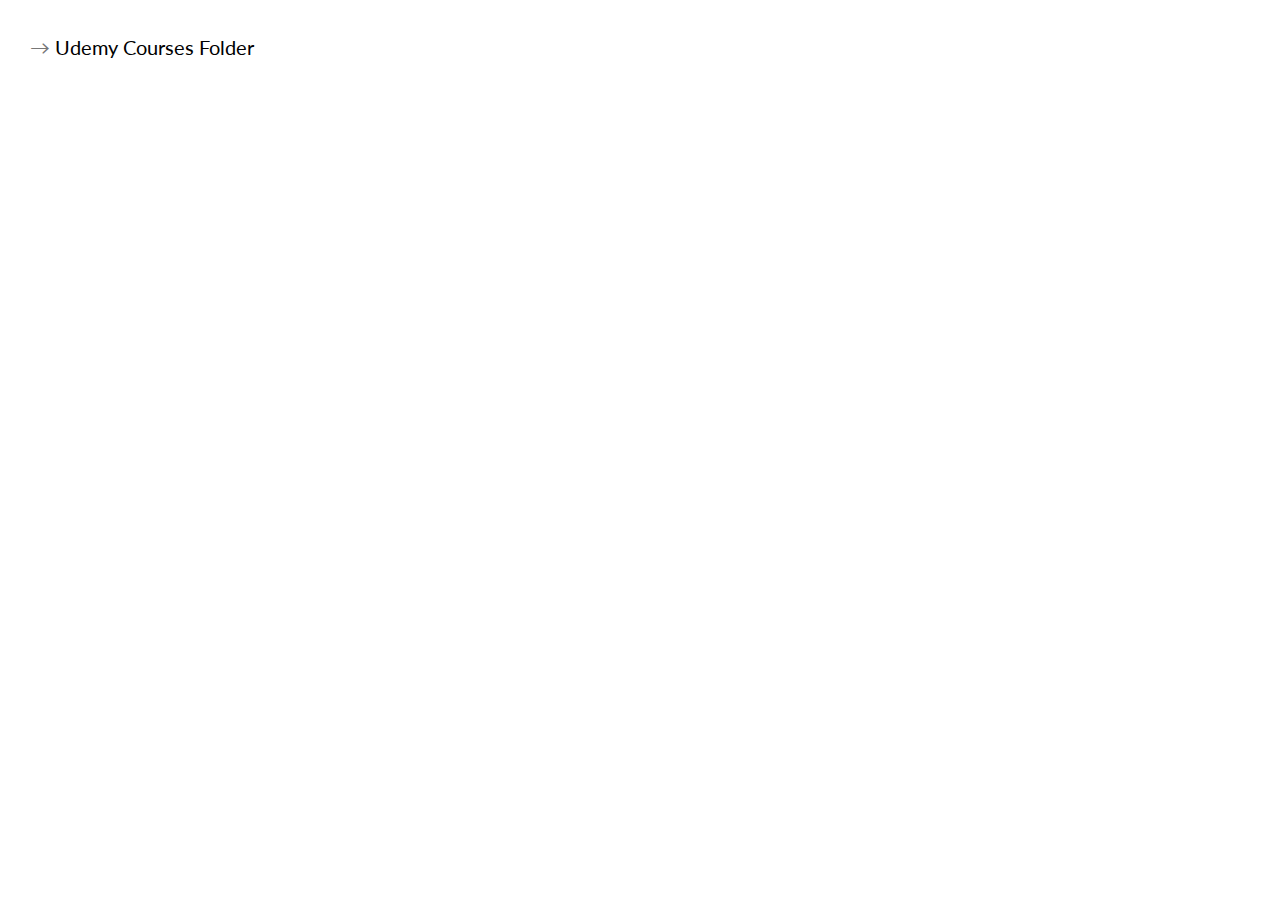
<file: index.html>
<!DOCTYPE html>
<html lang="en">
  <head>
      <meta charset="UTF-8">
      <meta name="viewport" content="width=device-width, initial-scale=1.0">

      <link href="https://fonts.googleapis.com/css?family=Lato:100,300,400,700,900" rel="stylesheet">

      <link rel="stylesheet" href="css/icon-font.css">
      <link rel="stylesheet" href="css/style.css">
      <link rel="shortcut icon" type="image/png" href="img/favicon.png">

      <title>Valentin Omnès - Projects</title>
  </head>
  <style>
    a {
      color: black;
      text-decoration: none;
    }
    a:hover {
      text-decoration: underline;
    }
    li {
      list-style: none;
      font-size: 20px;
    }
  </style>
  <body>
    <ul>
      <li>&rarr; <a href="/udemy">Udemy Courses Folder</a></li>
    </ul>
  </body>
</html>
</file>
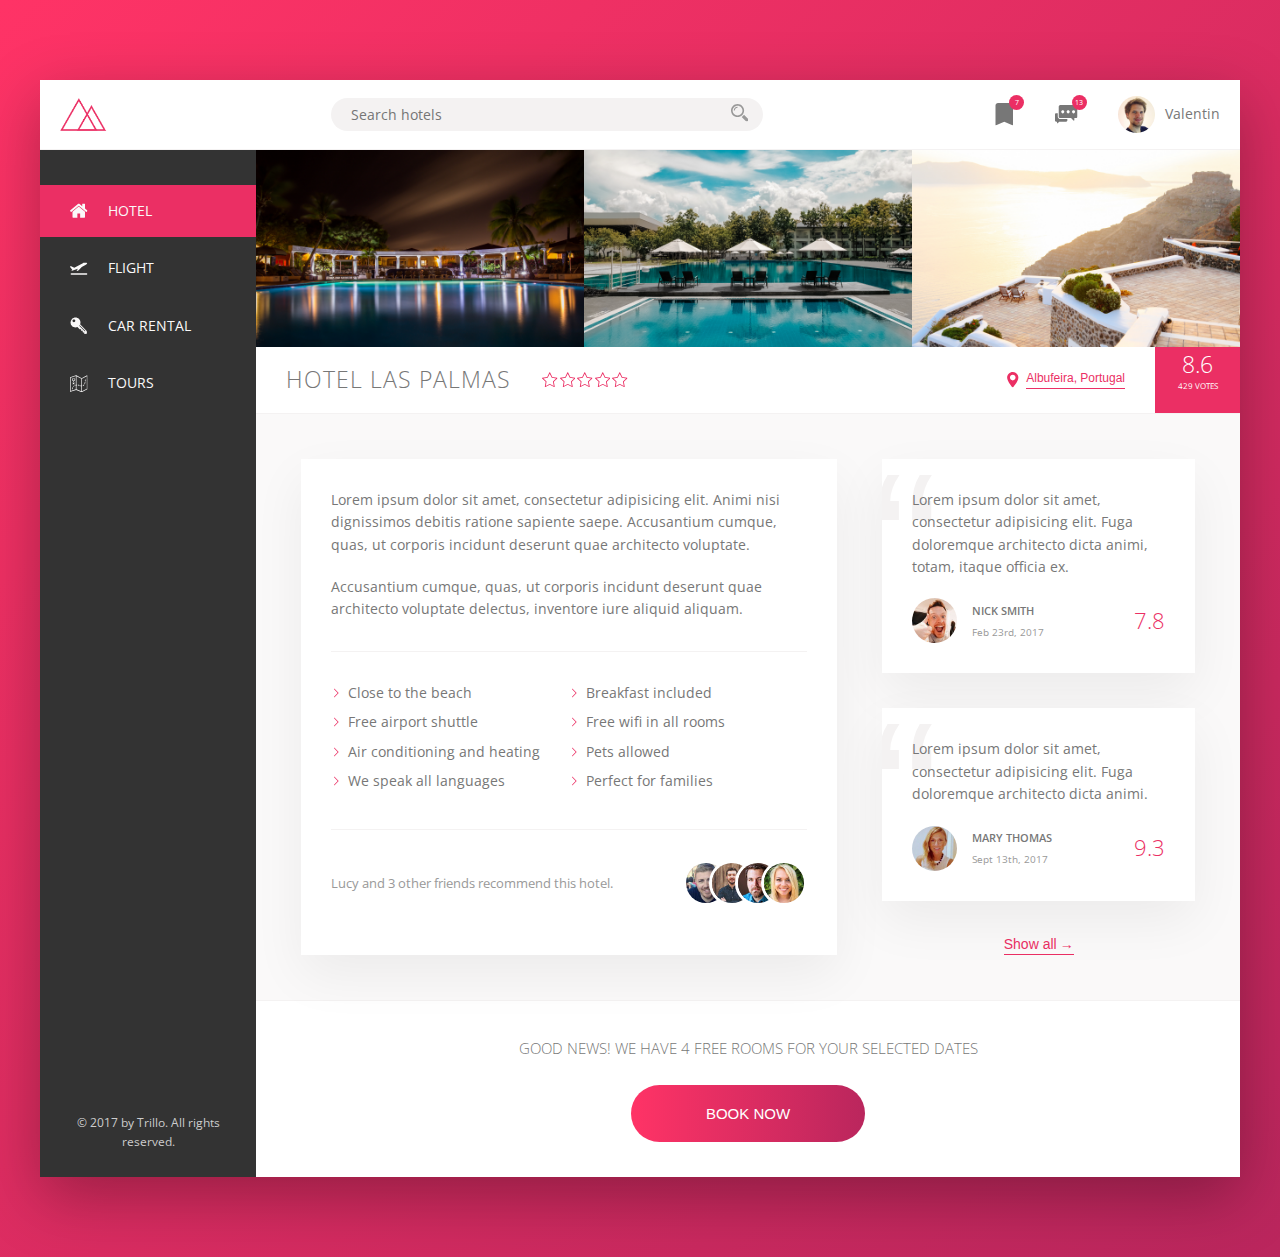
<file: udemy/advanced-css-and-sass/trillo/index.html>
<!DOCTYPE html>
<html lang="en">
    <head>
        <meta charset="UTF-8">
        <meta name="viewport" content="width=device-width, initial-scale=1.0">

        <link href="https://fonts.googleapis.com/css?family=Open+Sans:300,400,600" rel="stylesheet">
        <link rel="stylesheet" href="css/style.css">
        <link rel="shortcut icon" type="image/png" href="img/favicon.png">

        <title>trillo &mdash; Your all-in-one booking app</title>
    </head>
    <body>
        <div class="container">
          <header class="header">
            <img src="./img/logo.png" alt="Trillo logo" class="logo">
            <form class="search">
              <input type="text" class="search__input" placeholder="Search hotels">
              <button class="search__button">
                <svg class="search__icon">
                  <use xlink:href="img/sprite.svg#magnifier"></use>
                </svg>
              </button>
            </form>
            <nav class="user-nav">
              <div class="user-nav__icon-box">
                <svg class="user-nav__icon">
                  <use xlink:href="img/sprite.svg#bookmark"></use>
                </svg>
                <span class="user-nav__notification">7</span>
              </div>
              <div class="user-nav__icon-box">
                <svg class="user-nav__icon">
                  <use xlink:href="img/sprite.svg#support"></use>
                </svg>
                <span class="user-nav__notification">13</span>
              </div>
              <div class="user-nav__user">
                <img src="img/user.jpg" alt="User photo" class="user-nav__user-photo">
                <span class="user-user__user-name">Valentin</span>
              </div>
            </nav>
          </header>
          <div class="content">
            <nav class="sidebar">
              <ul class="side-nav">
                <li class="side-nav__item side-nav__item--active">
                  <a href="#" class="side-nav__link">
                    <svg class="side-nav__icon">
                      <use xlink:href="img/sprite.svg#home"></use>
                    </svg>
                    <span>Hotel</span>
                  </a>
                </li>
                <li class="side-nav__item">
                  <a href="#" class="side-nav__link">
                    <svg class="side-nav__icon">
                      <use xlink:href="img/sprite.svg#takeoff-the-plane"></use>
                    </svg>
                    <span>Flight</span>
                  </a>
                </li>
                <li class="side-nav__item">
                  <a href="#" class="side-nav__link">
                    <svg class="side-nav__icon">
                      <use xlink:href="img/sprite.svg#key"></use>
                    </svg>
                    <span>Car rental</span>
                  </a>
                </li>
                <li class="side-nav__item">
                  <a href="#" class="side-nav__link">
                    <svg class="side-nav__icon">
                      <use xlink:href="img/sprite.svg#map"></use>
                    </svg>
                    <span>Tours</span>
                  </a>
                </li>
              </ul>
              <div class="legal">
                &copy; 2017 by Trillo. All rights reserved.
              </div>
            </nav>
            <main class="hotel-view">
              <div class="gallery">
                <figure class="gallery__item">
                  <img src="img/hotel-1.jpg" alt="Photo of hotel 1" class="gallery__photo">
                </figure>
                <figure class="gallery__item">
                  <img src="img/hotel-2.jpg" alt="Photo of hotel 2" class="gallery__photo">
                </figure>
                <figure class="gallery__item">
                  <img src="img/hotel-3.jpg" alt="Photo of hotel 3" class="gallery__photo">
                </figure>
              </div>

              <div class="overview">
                <h1 class="overview__heading">
                  Hotel Las Palmas
                </h1>
                <div class="overview__stars">
                  <svg class="overview__icon-star">
                    <use xlink:href="img/sprite.svg#star"></use>
                  </svg>
                  <svg class="overview__icon-star">
                    <use xlink:href="img/sprite.svg#star"></use>
                  </svg>
                  <svg class="overview__icon-star">
                    <use xlink:href="img/sprite.svg#star"></use>
                  </svg>
                  <svg class="overview__icon-star">
                    <use xlink:href="img/sprite.svg#star"></use>
                  </svg>
                  <svg class="overview__icon-star">
                    <use xlink:href="img/sprite.svg#star"></use>
                  </svg>
                </div>
                <div class="overview__location">
                  <svg class="overview__icon-location">
                    <use xlink:href="img/sprite.svg#maps-and-flags"></use>
                  </svg>
                  <button class="btn-inline">Albufeira, Portugal</button>
                </div>
                <div class="overview__rating">
                  <div class="overview__rating-average">8.6</div>
                  <div class="overview__rating-count">429 votes</div>
                </div>
              </div>
              <div class="detail">
                <div class="description">
                  <p class="paragraph">
                    Lorem ipsum dolor sit amet, consectetur adipisicing elit. Animi nisi dignissimos debitis ratione sapiente saepe. Accusantium cumque, quas, ut corporis incidunt deserunt quae architecto voluptate.
                  </p>
                  <p class="paragraph">
                    Accusantium cumque, quas, ut corporis incidunt deserunt quae architecto voluptate delectus, inventore iure aliquid aliquam.
                  </p>
                  <ul class="list">
                    <li class="list__item">Close to the beach</li>
                    <li class="list__item">Breakfast included</li>
                    <li class="list__item">Free airport shuttle</li>
                    <li class="list__item">Free wifi in all rooms</li>
                    <li class="list__item">Air conditioning and heating</li>
                    <li class="list__item">Pets allowed</li>
                    <li class="list__item">We speak all languages</li>
                    <li class="list__item">Perfect for families</li>
                  </ul>
                  <div class="recommend">
                    <p class="recommend__count">
                      Lucy and 3 other friends recommend this hotel.
                    </p>
                    <div class="recommend__friends">
                      <img src="img/user-3.jpg" alt="Friend 1" class="recommend__photo">
                      <img src="img/user-4.jpg" alt="Friend 2" class="recommend__photo">
                      <img src="img/user-5.jpg" alt="Friend 3" class="recommend__photo">
                      <img src="img/user-6.jpg" alt="Friend 4" class="recommend__photo">
                    </div>
                  </div>
                </div>
                <div class="user-reviews">
                  <figure class="review">
                    <blockquote class="review__text">
                      Lorem ipsum dolor sit amet, consectetur adipisicing elit. Fuga doloremque architecto dicta animi, totam, itaque officia ex.
                    </blockquote>
                    <figcaption class="review__user">
                      <img src="img/user-1.jpg" alt="User 1" class="review__photo">
                      <div class="review__user-box">
                        <p class="review__user-name">Nick Smith</p>
                        <p class="review__user-date">Feb 23rd, 2017</p>
                      </div>
                      <div class="review__rating">7.8</div>
                    </figcaption>
                  </figure>
                  <figure class="review">
                    <blockquote class="review__text">
                      Lorem ipsum dolor sit amet, consectetur adipisicing elit. Fuga doloremque architecto dicta animi.
                    </blockquote>
                    <figcaption class="review__user">
                      <img src="img/user-2.jpg" alt="User 2" class="review__photo">
                      <div class="review__user-box">
                        <p class="review__user-name">Mary Thomas</p>
                        <p class="review__user-date">Sept 13th, 2017</p>
                      </div>
                      <div class="review__rating">9.3</div>
                    </figcaption>
                  </figure>
                  <button class="btn-inline">Show all<span>&rarr;</span></button>
                </div>
              </div>
              <div class="cta">
                <h2 class="cta__book-now">
                  Good news! We have 4 free rooms for your selected dates
                </h2>
                <button class="btn">
                  <span class="btn__visible">Book now</span>
                  <span class="btn__invisible">Only 4 rooms left</span>
                </button>
              </div>
            </main>
          </div>
        </div>
    </body>
</html>
</file>
<file: css/icon-font.css>
@charset "UTF-8";

@font-face {
  font-family: "linea-basic-10";
  src:url("fonts/linea-basic-10.eot");
  src:url("fonts/linea-basic-10.eot?#iefix") format("embedded-opentype"),
    url("fonts/linea-basic-10.woff") format("woff"),
    url("fonts/linea-basic-10.ttf") format("truetype"),
    url("fonts/linea-basic-10.svg#linea-basic-10") format("svg");
  font-weight: normal;
  font-style: normal;

}

[data-icon]:before {
  font-family: "linea-basic-10" !important;
  content: attr(data-icon);
  font-style: normal !important;
  font-weight: normal !important;
  font-variant: normal !important;
  text-transform: none !important;
  speak: none;
  line-height: 1;
  -webkit-font-smoothing: antialiased;
  -moz-osx-font-smoothing: grayscale;
}

[class^="icon-"]:before,
[class*=" icon-"]:before {
  font-family: "linea-basic-10" !important;
  font-style: normal !important;
  font-weight: normal !important;
  font-variant: normal !important;
  text-transform: none !important;
  speak: none;
  line-height: 1;
  -webkit-font-smoothing: antialiased;
  -moz-osx-font-smoothing: grayscale;
}

.icon-basic-accelerator:before {
  content: "a";
}
.icon-basic-alarm:before {
  content: "b";
}
.icon-basic-anchor:before {
  content: "c";
}
.icon-basic-anticlockwise:before {
  content: "d";
}
.icon-basic-archive:before {
  content: "e";
}
.icon-basic-archive-full:before {
  content: "f";
}
.icon-basic-ban:before {
  content: "g";
}
.icon-basic-battery-charge:before {
  content: "h";
}
.icon-basic-battery-empty:before {
  content: "i";
}
.icon-basic-battery-full:before {
  content: "j";
}
.icon-basic-battery-half:before {
  content: "k";
}
.icon-basic-bolt:before {
  content: "l";
}
.icon-basic-book:before {
  content: "m";
}
.icon-basic-book-pen:before {
  content: "n";
}
.icon-basic-book-pencil:before {
  content: "o";
}
.icon-basic-bookmark:before {
  content: "p";
}
.icon-basic-calculator:before {
  content: "q";
}
.icon-basic-calendar:before {
  content: "r";
}
.icon-basic-cards-diamonds:before {
  content: "s";
}
.icon-basic-cards-hearts:before {
  content: "t";
}
.icon-basic-case:before {
  content: "u";
}
.icon-basic-chronometer:before {
  content: "v";
}
.icon-basic-clessidre:before {
  content: "w";
}
.icon-basic-clock:before {
  content: "x";
}
.icon-basic-clockwise:before {
  content: "y";
}
.icon-basic-cloud:before {
  content: "z";
}
.icon-basic-clubs:before {
  content: "A";
}
.icon-basic-compass:before {
  content: "B";
}
.icon-basic-cup:before {
  content: "C";
}
.icon-basic-diamonds:before {
  content: "D";
}
.icon-basic-display:before {
  content: "E";
}
.icon-basic-download:before {
  content: "F";
}
.icon-basic-exclamation:before {
  content: "G";
}
.icon-basic-eye:before {
  content: "H";
}
.icon-basic-eye-closed:before {
  content: "I";
}
.icon-basic-female:before {
  content: "J";
}
.icon-basic-flag1:before {
  content: "K";
}
.icon-basic-flag2:before {
  content: "L";
}
.icon-basic-floppydisk:before {
  content: "M";
}
.icon-basic-folder:before {
  content: "N";
}
.icon-basic-folder-multiple:before {
  content: "O";
}
.icon-basic-gear:before {
  content: "P";
}
.icon-basic-geolocalize-01:before {
  content: "Q";
}
.icon-basic-geolocalize-05:before {
  content: "R";
}
.icon-basic-globe:before {
  content: "S";
}
.icon-basic-gunsight:before {
  content: "T";
}
.icon-basic-hammer:before {
  content: "U";
}
.icon-basic-headset:before {
  content: "V";
}
.icon-basic-heart:before {
  content: "W";
}
.icon-basic-heart-broken:before {
  content: "X";
}
.icon-basic-helm:before {
  content: "Y";
}
.icon-basic-home:before {
  content: "Z";
}
.icon-basic-info:before {
  content: "0";
}
.icon-basic-ipod:before {
  content: "1";
}
.icon-basic-joypad:before {
  content: "2";
}
.icon-basic-key:before {
  content: "3";
}
.icon-basic-keyboard:before {
  content: "4";
}
.icon-basic-laptop:before {
  content: "5";
}
.icon-basic-life-buoy:before {
  content: "6";
}
.icon-basic-lightbulb:before {
  content: "7";
}
.icon-basic-link:before {
  content: "8";
}
.icon-basic-lock:before {
  content: "9";
}
.icon-basic-lock-open:before {
  content: "!";
}
.icon-basic-magic-mouse:before {
  content: "\"";
}
.icon-basic-magnifier:before {
  content: "#";
}
.icon-basic-magnifier-minus:before {
  content: "$";
}
.icon-basic-magnifier-plus:before {
  content: "%";
}
.icon-basic-mail:before {
  content: "&";
}
.icon-basic-mail-multiple:before {
  content: "'";
}
.icon-basic-mail-open:before {
  content: "(";
}
.icon-basic-mail-open-text:before {
  content: ")";
}
.icon-basic-male:before {
  content: "*";
}
.icon-basic-map:before {
  content: "+";
}
.icon-basic-message:before {
  content: ",";
}
.icon-basic-message-multiple:before {
  content: "-";
}
.icon-basic-message-txt:before {
  content: ".";
}
.icon-basic-mixer2:before {
  content: "/";
}
.icon-basic-mouse:before {
  content: ":";
}
.icon-basic-notebook:before {
  content: ";";
}
.icon-basic-notebook-pen:before {
  content: "<";
}
.icon-basic-notebook-pencil:before {
  content: "=";
}
.icon-basic-paperplane:before {
  content: ">";
}
.icon-basic-pencil-ruler:before {
  content: "?";
}
.icon-basic-pencil-ruler-pen:before {
  content: "@";
}
.icon-basic-photo:before {
  content: "[";
}
.icon-basic-picture:before {
  content: "]";
}
.icon-basic-picture-multiple:before {
  content: "^";
}
.icon-basic-pin1:before {
  content: "_";
}
.icon-basic-pin2:before {
  content: "`";
}
.icon-basic-postcard:before {
  content: "{";
}
.icon-basic-postcard-multiple:before {
  content: "|";
}
.icon-basic-printer:before {
  content: "}";
}
.icon-basic-question:before {
  content: "~";
}
.icon-basic-rss:before {
  content: "\\";
}
.icon-basic-server:before {
  content: "\e000";
}
.icon-basic-server2:before {
  content: "\e001";
}
.icon-basic-server-cloud:before {
  content: "\e002";
}
.icon-basic-server-download:before {
  content: "\e003";
}
.icon-basic-server-upload:before {
  content: "\e004";
}
.icon-basic-settings:before {
  content: "\e005";
}
.icon-basic-share:before {
  content: "\e006";
}
.icon-basic-sheet:before {
  content: "\e007";
}
.icon-basic-sheet-multiple:before {
  content: "\e008";
}
.icon-basic-sheet-pen:before {
  content: "\e009";
}
.icon-basic-sheet-pencil:before {
  content: "\e00a";
}
.icon-basic-sheet-txt:before {
  content: "\e00b";
}
.icon-basic-signs:before {
  content: "\e00c";
}
.icon-basic-smartphone:before {
  content: "\e00d";
}
.icon-basic-spades:before {
  content: "\e00e";
}
.icon-basic-spread:before {
  content: "\e00f";
}
.icon-basic-spread-bookmark:before {
  content: "\e010";
}
.icon-basic-spread-text:before {
  content: "\e011";
}
.icon-basic-spread-text-bookmark:before {
  content: "\e012";
}
.icon-basic-star:before {
  content: "\e013";
}
.icon-basic-tablet:before {
  content: "\e014";
}
.icon-basic-target:before {
  content: "\e015";
}
.icon-basic-todo:before {
  content: "\e016";
}
.icon-basic-todo-pen:before {
  content: "\e017";
}
.icon-basic-todo-pencil:before {
  content: "\e018";
}
.icon-basic-todo-txt:before {
  content: "\e019";
}
.icon-basic-todolist-pen:before {
  content: "\e01a";
}
.icon-basic-todolist-pencil:before {
  content: "\e01b";
}
.icon-basic-trashcan:before {
  content: "\e01c";
}
.icon-basic-trashcan-full:before {
  content: "\e01d";
}
.icon-basic-trashcan-refresh:before {
  content: "\e01e";
}
.icon-basic-trashcan-remove:before {
  content: "\e01f";
}
.icon-basic-upload:before {
  content: "\e020";
}
.icon-basic-usb:before {
  content: "\e021";
}
.icon-basic-video:before {
  content: "\e022";
}
.icon-basic-watch:before {
  content: "\e023";
}
.icon-basic-webpage:before {
  content: "\e024";
}
.icon-basic-webpage-img-txt:before {
  content: "\e025";
}
.icon-basic-webpage-multiple:before {
  content: "\e026";
}
.icon-basic-webpage-txt:before {
  content: "\e027";
}
.icon-basic-world:before {
  content: "\e028";
}
</file>
<file: css/style.css>
/*
  0 - 600px:       Phone
  600 - 900px:     Table portrait
  900 - 1200px:    Table landscape
  [1200 - 1800] is where our normal styles apply
  1800px + :       Big desktop
*/
@keyframes moveInLeft {
  0% {
    opacity: 0;
    transform: translateX(-10rem); }
  80% {
    transform: translateX(1rem); }
  100% {
    opacity: 1;
    transform: translate(0); } }

@keyframes moveInRight {
  0% {
    opacity: 0;
    transform: translateX(1rem); }
  80% {
    transform: translateX(-1rem); }
  100% {
    opacity: 1;
    transform: translate(0); } }

@keyframes moveInBottom {
  0% {
    opacity: 0;
    transform: translateY(5rem); }
  100% {
    opacity: 1;
    transform: translate(0); } }

*,
*::after,
*::before {
  margin: 0;
  padding: 0;
  box-sizing: inherit;
  /* === Best Practice === */ }

html {
  /* Allows us to use rem ((x)rem * root-font-size) */
  /* Default browser font-size 16px */
  /* Need to put in percentage to allows the scale browser user settings */
  font-size: 62.5%; }
  @media (max-width: 75em) {
    html {
      font-size: 56.25%; } }
  @media (max-width: 56.25em) {
    html {
      font-size: 50%; } }
  @media (min-width: 112.5em) {
    html {
      font-size: 75%; } }

body {
  font-family: "Lato", sans-serif;
  font-weight: 400;
  /* font-size: 16px; */
  line-height: 1.7;
  color: #777;
  padding: 3rem;
  box-sizing: border-box;
  /* === Best Practice === */ }
  @media (max-width: 56.25em) {
    body {
      padding: 0; } }

.heading-primary {
  color: #ffff;
  text-transform: uppercase;
  backface-visibility: hidden;
  /* Remove little move at the end of the animation */
  margin-bottom: 6rem; }
  @media (max-width: 37.5em) {
    .heading-primary {
      letter-spacing: 1rem;
      font-family: 5rem; } }
  .heading-primary--main {
    display: block;
    /* Under each other */
    font-size: 6rem;
    font-weight: 400;
    letter-spacing: 3.5rem;
    animation-name: moveInLeft;
    animation-duration: 1s;
    animation-timing-function: ease-out;
    /*
    animation-iteration-count: 3;
    animation-delay: 1s;
    */ }
    @media (max-width: 37.5em) {
      .heading-primary--main {
        font-size: 4rem;
        letter-spacing: 2rem; } }
  .heading-primary--sub {
    display: block;
    /* Under each other */
    font-size: 2rem;
    font-weight: 700;
    letter-spacing: 1.75rem;
    animation: moveInRight 1s ease-out; }
    @media (max-width: 37.5em) {
      .heading-primary--sub {
        letter-spacing: .5rem; } }

.heading-secondary {
  font-size: 3.5rem;
  text-transform: uppercase;
  font-weight: 700;
  display: inline-block;
  background-image: linear-gradient(to right, #55c57a, #28b485);
  -webkit-background-clip: text;
  color: transparent;
  letter-spacing: .2rem;
  transition: all .2s; }
  @media (max-width: 56.25em) {
    .heading-secondary {
      font-size: 2.5rem; } }
  @media (max-width: 37.5em) {
    .heading-secondary {
      font-size: 2.5rem; } }
  .heading-secondary:hover {
    transform: skewY(2deg) skewX(15deg) scale(1.1);
    text-shadow: 0.5rem 1rem 2rem rgba(0, 0, 0, 0.2); }

.heading-tertiary {
  font-size: 1.3rem;
  font-weight: 700;
  text-transform: uppercase; }

.paragraph {
  font-size: 1.3rem; }
  .paragraph:not(:last-child) {
    margin-bottom: 3rem; }

.u-center-text {
  text-align: center !important; }

.u-margin-bottom-big {
  margin-bottom: 8rem !important; }

.u-margin-bottom-medium {
  margin-bottom: 4rem !important; }

.u-margin-bottom-small {
  margin-bottom: 1.5rem !important; }

.u-margin-top-big {
  margin-top: 8rem !important; }

.u-margin-top-huge {
  margin-top: 10rem !important; }

.btn, .btn:link, .btn:visited {
  text-transform: uppercase;
  text-decoration: none;
  padding: 1.5rem 4rem;
  display: inline-block;
  /* Under block element */
  border-radius: 10rem;
  transition: all .2s;
  position: relative;
  /*  Set a reference for the child components */
  font-size: 1.3rem;
  border: none;
  cursor: pointer; }

.btn:hover {
  transform: translateY(-0.5rem);
  box-shadow: 0 0.5rem 1rem rgba(0, 0, 0, 0.25); }
  .btn:hover::after {
    /* After only when the button is hover */
    transform: scaleX(1.4) scaleY(1.6);
    /* Increase the element */
    opacity: 0;
    /* Do the special effect */ }

.btn:active, .btn:focus {
  outline: none;
  transform: translateY(-0.1rem);
  box-shadow: 0 0.5rem 1rem rgba(0, 0, 0, 0.2); }

.btn--white {
  background-color: #fff;
  color: #777; }
  .btn--white::after {
    background-color: #fff; }

.btn--green {
  background-color: #55c57a;
  color: #FFF; }
  .btn--green::after {
    background-color: #55c57a; }

.btn::after {
  content: '';
  /* Compulsory for ::after even if empty */
  display: inline-block;
  height: 100%;
  width: 100%;
  border-radius: 10rem;
  position: absolute;
  top: 0;
  left: 0;
  z-index: -1;
  transition: all .4s; }

.btn--animated {
  animation: moveInBottom .5s ease-out .75s;
  /* Last: animation delay */
  animation-fill-mode: backwards;
  /* Button only visible when the animation start */ }

.btn-text {
  border-radius: .1rem; }
  .btn-text:link, .btn-text:visited {
    font-size: 1.3rem;
    color: #7ed56f;
    display: inline-block;
    text-decoration: none;
    border-bottom: 1px solid #7ed56f;
    padding: 3px;
    transition: all .2s; }
  .btn-text:hover {
    background-color: #7ed56f;
    color: #FFF;
    box-shadow: 0 1rem 2rem rgba(0, 0, 0, 0.15);
    transform: translateY(-2px); }
  .btn-text:active {
    box-shadow: 0 0.5rem 1rem rgba(0, 0, 0, 0.15);
    transform: translateY(-2px); }

.composition {
  position: relative; }
  .composition__photo {
    width: 55%;
    box-shadow: 0 1.5rem 4rem rgba(0, 0, 0, 0.4);
    border-radius: 2px;
    position: absolute;
    z-index: 10;
    transition: all .2s;
    outline-offset: 2rem; }
    .composition__photo--p1 {
      left: 0;
      top: -2rem; }
    .composition__photo--p2 {
      right: 0;
      top: 2rem; }
    .composition__photo--p3 {
      left: 20%;
      top: 10rem; }
    .composition__photo:hover {
      transform: scale(1.05) translateY(-0.5rem);
      box-shadow: 0 2.5rem 4rem rgba(0, 0, 0, 0.5);
      z-index: 11;
      outline: 1.5rem solid #7ed56f; }
  .composition:hover .composition__photo:not(:hover) {
    transform: scale(0.95); }

.feature-box {
  background-color: rgba(255, 255, 255, 0.8);
  font-size: 1.5rem;
  padding: 2.5rem;
  text-align: center;
  border-radius: .3rem;
  box-shadow: 0 1.5rem 4rem rgba(0, 0, 0, 0.15);
  transition: transform .3s; }
  .feature-box__icon {
    font-size: 6rem;
    margin-bottom: .5rem;
    display: inline-block;
    background-image: linear-gradient(to right, #55c57a, #28b485);
    -webkit-background-clip: text;
    color: transparent; }
  .feature-box:hover {
    transform: translateY(-1.5rem) scale(1.03); }

.card {
  perspective: 150rem;
  -moz-perspective: 150rem;
  position: relative;
  height: 52rem; }
  .card__side {
    height: 50rem;
    transition: all 1s ease;
    position: absolute;
    top: 0;
    left: 0;
    width: 100%;
    backface-visibility: hidden;
    border-radius: 3px;
    overflow: hidden;
    box-shadow: 0 1.5rem 4rem rgba(0, 0, 0, 0.15); }
    .card__side--front {
      background-color: #fff; }
    .card__side--back {
      transform: rotateY(180deg); }
      .card__side--back-1 {
        background-image: linear-gradient(to right bottom, #ffb900, #ff7730); }
      .card__side--back-2 {
        background-image: linear-gradient(to right bottom, #55c57a, #28b485); }
      .card__side--back-3 {
        background-image: linear-gradient(to right bottom, #2998ff, #5643fa); }
  .card:hover .card__side--front {
    transform: rotateY(180deg); }
  .card:hover .card__side--back {
    transform: rotateY(360deg); }
  .card__picture {
    background-size: cover;
    height: 23rem;
    background-blend-mode: screen;
    -webkit-clip-path: polygon(0 0, 100% 0, 100% 85%, 0 100%);
    clip-path: polygon(0 0, 100% 0, 100% 85%, 0 100%); }
    .card__picture--1 {
      background-image: linear-gradient(to right bottom, #ffb900, #ff7730), url(../img/nat-5.jpg); }
    .card__picture--2 {
      background-image: linear-gradient(to right bottom, #55c57a, #28b485), url(../img/nat-6.jpg); }
    .card__picture--3 {
      background-image: linear-gradient(to right bottom, #2998ff, #5643fa), url(../img/nat-7.jpg); }
  .card__heading {
    font-size: 2.8rem;
    font-weight: 300;
    text-transform: uppercase;
    text-align: right;
    color: #FFF;
    position: absolute;
    top: 12rem;
    right: 2rem;
    width: 75%; }
  .card__heading-span {
    padding: 1rem 1.5rem;
    box-decoration-break: clone; }
    .card__heading-span--1 {
      background-image: linear-gradient(to right bottom, rgba(255, 185, 0, 0.85), rgba(255, 119, 48, 0.85)); }
    .card__heading-span--2 {
      background-image: linear-gradient(to right bottom, rgba(85, 197, 122, 0.85), rgba(40, 180, 133, 0.85)); }
    .card__heading-span--3 {
      background-image: linear-gradient(to right bottom, rgba(41, 152, 255, 0.85), rgba(86, 67, 250, 0.85)); }
  .card__details {
    padding: 3rem; }
    .card__details ul {
      list-style: none;
      width: 80%;
      margin: 0 auto; }
      .card__details ul li {
        text-align: center;
        font-size: 1.5rem;
        padding: 1rem; }
        .card__details ul li:not(:last-child) {
          border-bottom: 1px solid #EEE; }
  .card__cta {
    position: absolute;
    top: 50%;
    left: 50%;
    transform: translate(-50%, -50%);
    width: 90%;
    text-align: center; }
  .card__price-box {
    text-align: center;
    margin-bottom: 8rem;
    color: #FFF; }
  .card__price-only {
    font-size: 1.4rem;
    text-transform: uppercase; }
  .card__price-value {
    font-size: 6rem;
    font-weight: 100; }
  @media (max-width: 56.25em) {
    .card {
      height: auto;
      border-radius: 3px;
      background-color: #FFF;
      box-shadow: 0 1.5rem 4rem rgba(0, 0, 0, 0.15); }
      .card__side {
        height: auto;
        transition: all 1s ease;
        border-radius: 0;
        box-shadow: none;
        position: relative; }
        .card__side--back {
          transform: rotateY(0);
          -webkit-clip-path: polygon(0 15%, 100% 0, 100% 100%, 0 100%);
          clip-path: polygon(0 15%, 100% 0, 100% 100%, 0 100%); }
      .card:hover .card__side--front {
        transform: rotateY(0); }
      .card:hover .card__side--back {
        transform: rotateY(0); }
      .card__details {
        padding: 1rem 3rem; }
      .card__cta {
        position: relative;
        top: 0;
        left: 0;
        transform: translate(0);
        width: 100%;
        text-align: center;
        padding: 7rem 4rem 4rem 4rem; }
      .card__price-box {
        margin-bottom: 3rem; }
      .card__price-value {
        font-size: 4rem; } }

.story {
  width: 75%;
  margin: 0 auto;
  box-shadow: 0 3rem 6rem rgba(0, 0, 0, 0.1);
  background-color: #FFFFFFAA;
  border-radius: 3px;
  padding: 6rem;
  padding-left: 9rem;
  margin-bottom: 5rem;
  font-size: 1.3rem;
  transform: skewX(-12deg); }
  @media (max-width: 56.25em) {
    .story {
      width: 100%;
      padding: 4rem;
      padding-left: 7rem; } }
  @media (max-width: 37.5em) {
    .story {
      transform: skewX(0); } }
  .story__shape {
    width: 15rem;
    height: 15rem;
    float: left;
    -webkit-shape-outside: circle(50% at 50% 50%);
    shape-outside: circle(50% at 50% 50%);
    -webkit-clip-path: circle(50% at 50% 50%);
    clip-path: circle(50% at 50% 50%);
    transform: translateX(-3rem) skewX(12deg);
    position: relative; }
    @media (max-width: 37.5em) {
      .story__shape {
        transform: translateX(-3rem) skewX(0); } }
  .story__img {
    height: 100%;
    transform: translateX(-4rem) scale(1.4);
    transition: all .5s; }
  .story__text {
    transform: skewX(12deg); }
    @media (max-width: 37.5em) {
      .story__text {
        transform: skewX(0); } }
  .story__caption {
    position: absolute;
    top: 50%;
    left: 50%;
    transform: translate(-50%, 20%);
    color: #FFF;
    text-transform: uppercase;
    font-size: 1.7rem;
    text-align: center;
    opacity: 0;
    backface-visibility: hidden;
    transition: all .5s; }
  .story:hover .story__caption {
    opacity: 1;
    transform: translate(-50%, -50%); }
  .story:hover .story__img {
    transform: translateX(-4rem) scale(1);
    filter: blur(1px) brightness(80%); }

.bg-video {
  position: absolute;
  top: 0;
  left: 0;
  width: 100%;
  height: 100%;
  z-index: -1;
  opacity: .15;
  overflow: hidden; }
  .bg-video__content {
    height: 100%;
    width: 100%;
    object-fit: cover; }

.form__group:not(:last-child) {
  margin-bottom: 2rem; }

.form__input {
  font-size: 1.5rem;
  font-family: inherit;
  color: inherit;
  padding: 1.5rem 2rem;
  border-radius: 2px;
  background-color: rgba(255, 255, 255, 0.5);
  border: none;
  border-bottom: 3px solid transparent;
  width: 90%;
  display: block;
  transition: all .3s; }
  @media (max-width: 56.25em) {
    .form__input {
      width: 100%; } }
  .form__input:focus {
    outline: none;
    box-shadow: 0 1rem 2rem rgba(0, 0, 0, 0.1);
    border-bottom: 3px solid #7ed56f; }
  .form__input:focus:invalid {
    box-shadow: 0 1rem 2rem rgba(0, 0, 0, 0.1);
    border-bottom: 3px solid #ff7730; }
  .form__input::-webkit-input-placeholder {
    color: #999; }

.form__label {
  font-size: 1.2rem;
  font-weight: 700;
  margin-left: 2rem;
  margin-top: .7rem;
  display: block;
  transition: all .3s; }

.form__input:placeholder-shown + .form__label {
  opacity: 0;
  visibility: hidden;
  transform: translateY(-4rem); }

.form__radio-group {
  width: 49.5%;
  display: inline-block; }
  @media (max-width: 56.25em) {
    .form__radio-group {
      width: 100%;
      margin-bottom: 2rem; } }

.form__radio-input {
  display: none; }

.form__radio-label {
  font-size: 1.3rem;
  cursor: pointer;
  position: relative;
  padding-left: 4.5rem; }

.form__radio-button {
  height: 3rem;
  width: 3rem;
  border: 5px solid #7ed56f;
  border-radius: 50%;
  display: inline-block;
  position: absolute;
  left: 0;
  top: -.6rem; }
  .form__radio-button::after {
    content: "";
    display: block;
    height: 1.3rem;
    width: 1.3rem;
    border-radius: 50%;
    position: absolute;
    top: 50%;
    left: 50%;
    transform: translate(-50%, -50%);
    background-color: #7ed56f;
    opacity: 0;
    transition: opacity .2s; }

.form__radio-input:checked ~ .form__radio-label .form__radio-button::after {
  opacity: 1; }

.popup {
  width: 100%;
  height: 100vh;
  position: fixed;
  background-color: rgba(0, 0, 0, 0.8);
  z-index: 999;
  top: 0;
  left: 0;
  opacity: 0;
  visibility: hidden;
  transition: all .5s; }
  .popup__content {
    position: relative;
    width: 80%;
    background-color: #FFF;
    top: 50%;
    left: 50%;
    transform: translate(-50%, -50%);
    border-radius: 3px;
    overflow: hidden;
    display: table;
    opacity: 0;
    transform: translate(-50%, -50%) scale(0.4);
    transition: all .4s .2s; }
  .popup__left {
    width: 33.333333%;
    display: table-cell; }
    @media (max-width: 75em) {
      .popup__left {
        display: none; } }
  .popup__right {
    width: 66.666667%;
    display: table-cell;
    vertical-align: middle;
    padding: 3rem 5rem; }
  .popup__img {
    width: 100%;
    display: block; }
  .popup__text {
    font-size: 1.4rem;
    margin-bottom: 4rem;
    column-count: 2;
    column-gap: 4rem;
    column-rule: 1px solid #EEE;
    -moz-hyphens: auto;
    -ms-hyphens: auto;
    -webkit-hyphens: auto;
    hyphens: auto; }
    @media (max-width: 37.5em) {
      .popup__text {
        column-count: 1; } }
  .popup:target {
    opacity: 1;
    visibility: visible; }
  .popup:target .popup__content {
    opacity: 1;
    transform: translate(-50%, -50%) scale(1); }
  .popup__close:link, .popup__close:visited {
    color: #777;
    position: absolute;
    top: 2.5rem;
    right: 2.5rem;
    font-size: 3rem;
    text-decoration: none;
    display: inline-block;
    line-height: 1rem; }
  .popup__close:hover {
    color: #7ed56f; }

.header {
  height: 95vh;
  background-image: linear-gradient(to right bottom, rgba(85, 197, 122, 0.8), rgba(40, 180, 133, 0.8)), url(../img/hero.jpg);
  background-size: cover;
  background-position: top;
  /* Fix image at the top */
  position: relative;
  /*  Set a reference for the child components */
  -webkit-clip-path: polygon(0 0, 100% 0, 100% 80%, 0 100%);
  /* x y corner */
  clip-path: polygon(0 0, 100% 0, 100% 80%, 0 100%);
  /* x y corner */ }
  @media (max-width: 37.5em) {
    .header {
      -webkit-clip-path: polygon(0 0, 100% 0, 100% 90%, 0 100%);
      /* x y corner */
      clip-path: polygon(0 0, 100% 0, 100% 90%, 0 100%);
      /* x y corner */ } }
  .header__text-box {
    position: absolute;
    top: 40%;
    left: 50%;
    transform: translate(-50%, -50%);
    /* Shift 50% of the element width ... */
    text-align: center; }
  .header__logo-box {
    position: absolute;
    top: 4rem;
    left: 4rem; }
  .header__logo {
    height: 3.5rem; }

.row {
  max-width: 114rem;
  margin: 0 auto; }
  .row:not(:last-child) {
    margin-bottom: 8rem; }
    @media (max-width: 56.25em) {
      .row:not(:last-child) {
        margin-bottom: 6rem; } }
  @media (max-width: 56.25em) {
    .row {
      max-width: 50rem;
      padding: 0 3rem; } }
  .row::after {
    content: "";
    display: table;
    clear: both; }
  .row [class^="col-"] {
    float: left; }
    .row [class^="col-"]:not(:last-child) {
      margin-right: 6rem; }
      @media (max-width: 56.25em) {
        .row [class^="col-"]:not(:last-child) {
          margin-right: 0;
          margin-bottom: 6rem; } }
    @media (max-width: 56.25em) {
      .row [class^="col-"] {
        width: 100% !important; } }
  .row .col-1-of-2 {
    width: calc((100% - 6rem) / 2); }
  .row .col-1-of-3 {
    width: calc((100% - 2 * 6rem) / 3); }
  .row .col-2-of-3 {
    width: calc(2 * ((100% - 2 * 6rem) / 3) + 6rem); }
  .row .col-1-of-4 {
    width: calc((100% - 3 * 6rem) / 4); }
  .row .col-2-of-4 {
    width: calc(2 * ((100% - 3 * 6rem) / 4) + 6rem); }
  .row .col-3-of-4 {
    width: calc(3 * ((100% - 3 * 6rem) / 4) + 2 * 6rem); }

.footer {
  background-color: #333;
  padding: 10rem 0;
  font-size: 1.4rem;
  color: #F7F7F7; }
  @media (max-width: 56.25em) {
    .footer {
      padding: 8rem 0; } }
  .footer__logo-box {
    text-align: center;
    margin-bottom: 4rem; }
  .footer__logo {
    width: 15rem;
    height: auto; }
  .footer__navigation {
    border-top: 1px solid #777;
    padding-top: 2rem;
    display: inline-block; }
    @media (max-width: 56.25em) {
      .footer__navigation {
        width: 100%;
        text-align: center; } }
  .footer__copyright {
    border-top: 1px solid #777;
    padding-top: 2rem;
    width: 80%;
    float: right; }
    @media (max-width: 56.25em) {
      .footer__copyright {
        width: 100%;
        text-align: center;
        float: none; } }
  .footer__list {
    list-style: none; }
  .footer__item {
    display: inline-block; }
    .footer__item:not(:last-child) {
      margin-right: 1.5rem; }
  .footer__link:link, .footer__link:visited {
    color: currentColor;
    text-decoration: none;
    text-transform: uppercase;
    display: inline-block;
    background-color: #333;
    transition: all .2s; }
  .footer__link:hover, .footer__link:active {
    color: #7ed56f;
    box-shadow: 0 1rem 2rem rgba(0, 0, 0, 0.4);
    transform: rotate(5deg) scale(1.2); }

.navigation__checkbox {
  display: none; }

.navigation__button {
  background-color: #FFF;
  height: 7rem;
  width: 7rem;
  position: fixed;
  top: 6rem;
  right: 6rem;
  border-radius: 50%;
  box-shadow: 0 1rem 3rem rgba(0, 0, 0, 0.1);
  z-index: 101;
  text-align: center;
  cursor: pointer; }
  @media (max-width: 56.25em) {
    .navigation__button {
      top: 4rem;
      right: 4rem; } }
  @media (max-width: 37.5em) {
    .navigation__button {
      top: 3rem;
      right: 3rem; } }

.navigation__background {
  height: 6rem;
  width: 6rem;
  border-radius: 50%;
  position: fixed;
  top: 6.5rem;
  right: 6.5rem;
  background-image: radial-gradient(#55c57a, #28b485);
  z-index: 99;
  transition: transform 0.6s cubic-bezier(0.89, 0, 0.07, 1); }
  @media (max-width: 56.25em) {
    .navigation__background {
      top: 4.5rem;
      right: 4.5rem; } }
  @media (max-width: 37.5em) {
    .navigation__background {
      top: 3.5rem;
      right: 3.5rem; } }

.navigation__nav {
  width: 100%;
  height: 100vh;
  position: fixed;
  top: 0;
  left: 0;
  z-index: 100;
  opacity: 0;
  width: 0;
  transition: all 0.8s cubic-bezier(0.68, -0.55, 0.265, 1.55); }

.navigation__list {
  position: absolute;
  top: 50%;
  left: 50%;
  transform: translate(-50%, -50%);
  list-style: none;
  text-align: center;
  width: 100%; }

.navigation__item {
  margin: 1rem; }

.navigation__link:link, .navigation__link:visited {
  display: inline-block;
  font-size: 3rem;
  font-weight: 300;
  padding: 1rem 2rem;
  color: #FFF;
  text-decoration: none;
  text-transform: uppercase;
  background-image: linear-gradient(120deg, transparent 0%, transparent 50%, #FFF 50%);
  background-size: 250%;
  transition: all .6s; }
  .navigation__link:link span, .navigation__link:visited span {
    margin-right: 1.5rem;
    display: inline-block; }

.navigation__link:hover, .navigation__link:active {
  background-position: 100%;
  color: #55c57a;
  transform: translateX(1rem); }

.navigation__checkbox:checked ~ .navigation__background {
  transform: scale(100); }

.navigation__checkbox:checked ~ .navigation__nav {
  opacity: 1;
  width: 100%; }

.navigation__icon {
  position: relative;
  margin-top: 3.5rem; }
  .navigation__icon, .navigation__icon::before, .navigation__icon::after {
    width: 3rem;
    height: 2px;
    background-color: #333;
    display: inline-block; }
  .navigation__icon::before, .navigation__icon::after {
    content: "";
    position: absolute;
    left: 0;
    transition: all .2s; }
  .navigation__icon::before {
    top: -.8rem; }
  .navigation__icon::after {
    top: .8rem; }

.navigation__button:hover .navigation__icon::before {
  top: -.95rem; }

.navigation__button:hover .navigation__icon::after {
  top: .95rem; }

.navigation__checkbox:checked + .navigation__button .navigation__icon {
  background-color: transparent; }
  .navigation__checkbox:checked + .navigation__button .navigation__icon::before {
    top: 0;
    transform: rotate(135deg); }
  .navigation__checkbox:checked + .navigation__button .navigation__icon::after {
    top: 0;
    transform: rotate(-135deg); }

.section-about {
  background-color: #F7F7F7;
  padding: 25rem 0;
  margin-top: -20vh; }

.section-features {
  padding: 20rem 0;
  background-image: linear-gradient(to right bottom, rgba(85, 197, 122, 0.8), rgba(40, 180, 133, 0.8)), url(../img/nat-4.jpg);
  background-size: cover;
  margin-top: -10rem;
  transform: skewY(-7deg); }
  .section-features > * {
    transform: skewY(7deg); }

.section-tours {
  background-color: #F7F7F7;
  padding: 25rem 0 5rem 0;
  margin-top: -10rem; }

.section-stories {
  padding: 15rem 0;
  position: relative; }

.section--book {
  padding: 15rem 0;
  background-image: linear-gradient(to right bottom, #55c57a, #28b485); }

.book {
  background-image: linear-gradient(105deg, rgba(255, 255, 255, 0.9) 0%, rgba(255, 255, 255, 0.9) 50%, transparent 50%), url(../img/nat-10.jpg);
  background-size: 100%;
  border-radius: 3px;
  box-shadow: 0 1.5rem 4rem rgba(0, 0, 0, 0.15);
  margin: 0 2rem; }
  @media (max-width: 75em) {
    .book {
      background-image: linear-gradient(105deg, rgba(255, 255, 255, 0.9) 0%, rgba(255, 255, 255, 0.9) 70%, transparent 70%), url(../img/nat-10.jpg);
      background-size: cover;
      background-position: center; } }
  @media (max-width: 56.25em) {
    .book {
      background-image: linear-gradient(to right, rgba(255, 255, 255, 0.9) 0%, rgba(255, 255, 255, 0.9) 100%), url(../img/nat-10.jpg); } }
  .book__form {
    width: 50%;
    padding: 6rem; }
    @media (max-width: 75em) {
      .book__form {
        width: 70%; } }
    @media (max-width: 56.25em) {
      .book__form {
        width: 100%; } }
</file>
<file: udemy/advanced-css-and-sass/trillo/css/style.css>
:root {
  --color-primary: #eb2f64;
  --color-primary-light: #FF3366;
  --color-primary-dark: #BA265D;
  --color-grey-light-1: #faf9f9;
  --color-grey-light-2: #f4f2f2;
  --color-grey-light-3: #f0eeee;
  --color-grey-light-4: #ccc;
  --color-grey-dark-1: #333;
  --color-grey-dark-2: #777;
  --color-grey-dark-3: #999;
  --shadow-dark: 0 2rem 6rem rgba(0,0,0,.3);
  --shadow-light: 0 2rem 5rem rgba(0, 0, 0, .06);
  --line: 1px solid var(--color-grey-light-2); }

* {
  margin: 0;
  padding: 0; }

*,
*::before,
*::after {
  box-sizing: inherit; }

html {
  box-sizing: border-box;
  font-size: 62.5%; }
  @media only screen and (max-width: 68.75em) {
    html {
      font-size: 50%; } }

body {
  font-family: "Open Sans", sans-serif;
  font-weight: 400;
  line-height: 1.6;
  color: var(--color-grey-dark-2);
  background-image: linear-gradient(to right bottom, var(--color-primary-light), var(--color-primary-dark));
  background-size: cover;
  min-height: 100vh; }

.container {
  max-width: 120rem;
  margin: 8rem auto;
  background-color: var(--color-grey-light-2);
  box-shadow: var(--shadow-dark);
  min-height: 50rem; }
  @media only screen and (max-width: 75em) {
    .container {
      margin: 0;
      max-width: 100%;
      width: 100%; } }

.header {
  font-size: 1.4rem;
  height: 7rem;
  background-color: #fff;
  border-bottom: var(--line);
  display: flex;
  justify-content: space-between;
  align-items: center; }
  @media only screen and (max-width: 31.25em) {
    .header {
      flex-wrap: wrap;
      justify-content: space-around;
      height: 11rem; } }

.content {
  display: flex; }
  @media only screen and (max-width: 56.25em) {
    .content {
      flex-direction: column; } }

.sidebar {
  background-color: var(--color-grey-dark-1);
  flex: 0 0 18%;
  display: flex;
  flex-direction: column;
  justify-content: space-between; }

.hotel-view {
  background-color: #fff;
  flex: 1; }

.detail {
  display: flex;
  font-size: 1.4rem;
  padding: 4.5rem;
  background-color: var(--color-grey-light-1);
  border-bottom: var(--line); }
  @media only screen and (max-width: 56.25em) {
    .detail {
      padding: 3rem; } }
  @media only screen and (max-width: 38.5em) {
    .detail {
      flex-direction: column; } }

.description {
  background-color: #fff;
  box-shadow: var(--shadow-light);
  padding: 3rem;
  flex: 0 0 60%;
  margin-right: 4.5rem; }
  @media only screen and (max-width: 56.25em) {
    .description {
      padding: 2rem;
      margin-right: 3rem; } }
  @media only screen and (max-width: 38.5em) {
    .description {
      margin-right: 0;
      margin-bottom: 3rem; } }

.user-reviews {
  flex: 1;
  display: flex;
  flex-direction: column;
  align-items: center; }

.logo {
  height: 3.25rem;
  margin-left: 2rem; }

.search {
  flex: 0 0 40%;
  display: flex;
  align-items: center;
  justify-content: center; }
  @media only screen and (max-width: 31.25em) {
    .search {
      order: 1;
      flex: 0 0 100%;
      background-color: var(--color-grey-light-2); } }
  .search__input {
    font-family: inherit;
    font-size: inherit;
    color: inherit;
    background-color: var(--color-grey-light-2);
    border: none;
    padding: .7rem 2rem;
    border-radius: 50px;
    width: 90%;
    transition: all .2s;
    margin-right: -3.25rem; }
    .search__input:focus {
      outline: none;
      width: 100%;
      background-color: var(--color-grey-light-3); }
  .search__input:focus + .search__button {
    background-color: var(--color-grey-light-3); }
  .search__button {
    border: none;
    background-color: var(--color-grey-light-2); }
    .search__button:focus {
      outline: none; }
    .search__button:active {
      transform: translateY(2px); }
  .search__icon {
    width: 1.75rem;
    height: 1.75rem;
    fill: var(--color-grey-dark-3); }
  .search::-webkit-input-placeholder {
    font-weight: 100;
    color: var(--color-grey-light-4); }

.user-nav {
  align-self: stretch;
  display: flex;
  align-items: center; }
  .user-nav > * {
    padding: 0 2rem;
    cursor: pointer;
    height: 100%;
    display: flex;
    align-items: center; }
  .user-nav > *:hover {
    background-color: var(--color-grey-light-2); }
  .user-nav__icon-box {
    position: relative; }
  .user-nav__icon {
    width: 2.25rem;
    height: 2.25rem;
    fill: var(--color-grey-dark-2); }
  .user-nav__notification {
    font-size: .7rem;
    height: 1.5rem;
    width: 1.5rem;
    border-radius: 50%;
    background-color: var(--color-primary);
    color: #fff;
    position: absolute;
    top: 1.5rem;
    right: 1.1rem;
    display: flex;
    justify-content: center;
    align-items: center; }
  .user-nav__user-photo {
    height: 3.75rem;
    border-radius: 50%;
    margin-right: 1rem; }

.side-nav {
  font-size: 1.4rem;
  list-style: none;
  margin-top: 3.5rem; }
  @media only screen and (max-width: 56.25em) {
    .side-nav {
      display: flex;
      margin: 0; } }
  .side-nav__item {
    position: relative; }
    .side-nav__item:not(:last-child) {
      margin-bottom: .5rem; }
      @media only screen and (max-width: 56.25em) {
        .side-nav__item:not(:last-child) {
          margin-bottom: 0; } }
    @media only screen and (max-width: 56.25em) {
      .side-nav__item {
        flex: 1; } }
  .side-nav__item::before {
    content: "";
    position: absolute;
    top: 0;
    left: 0;
    height: 100%;
    width: 0px;
    background-color: var(--color-primary);
    transform: scaleY(0);
    transition: transform 0.2s, width 0.4s cubic-bezier(1, 0, 1, 0) 0.2s, background-color 0.1s; }
  .side-nav__item:hover::before, .side-nav__item--active::before {
    transform: scaleY(1);
    width: 100%; }
  .side-nav__item:active::before {
    background-color: var(--color-primary-light); }
  .side-nav__link:link, .side-nav__link:visited {
    color: var(--color-grey-light-1);
    text-decoration: none;
    text-transform: uppercase;
    display: block;
    z-index: 10;
    position: relative;
    padding: 1.5rem 3rem;
    display: flex;
    align-items: center; }
    @media only screen and (max-width: 56.25em) {
      .side-nav__link:link, .side-nav__link:visited {
        justify-content: center;
        padding: 2rem; } }
    @media only screen and (max-width: 38.5em) {
      .side-nav__link:link, .side-nav__link:visited {
        flex-direction: column;
        padding: 1rem; } }
  .side-nav__icon {
    width: 1.75rem;
    height: 1.75rem;
    margin-right: 2rem;
    fill: currentColor; }
    @media only screen and (max-width: 38.5em) {
      .side-nav__icon {
        margin-right: 0;
        margin-bottom: .7rem;
        width: 1.5rem;
        height: 1.5rem; } }

.legal {
  font-size: 1.2rem;
  color: var(--color-grey-light-4);
  text-align: center;
  padding: 2.5rem; }
  @media only screen and (max-width: 56.25em) {
    .legal {
      display: none; } }

.gallery {
  display: flex; }
  .gallery__photo {
    width: 100%;
    display: block; }

.overview {
  display: flex;
  align-items: center;
  border-bottom: var(--line); }
  .overview__heading {
    font-size: 2.25rem;
    font-weight: 300;
    text-transform: uppercase;
    letter-spacing: 1px;
    padding: 1.5rem 3rem; }
    @media only screen and (max-width: 38.5em) {
      .overview__heading {
        font-size: 1.8rem;
        padding: 1.25rem; } }
  .overview__stars {
    margin-right: auto;
    display: flex; }
  .overview__icon-star, .overview__icon-location {
    width: 1.75rem;
    height: 1.75rem;
    fill: var(--color-primary);
    padding: 1px; }
  .overview__location {
    font-size: 1.2rem;
    display: flex;
    vertical-align: center; }
  .overview__icon-location {
    margin-right: .5rem; }
  .overview__rating {
    background-color: var(--color-primary);
    color: #fff;
    margin-left: 3rem;
    display: flex;
    flex-direction: column;
    text-align: center;
    align-self: stretch;
    padding: 0 2.25rem; }
    @media only screen and (max-width: 38.5em) {
      .overview__rating {
        padding: 0 1.5rem; } }
  .overview__rating-average {
    font-size: 2.25rem;
    font-weight: 300;
    margin-bottom: -3px; }
    @media only screen and (max-width: 38.5em) {
      .overview__rating-average {
        font-size: 1.8rem; } }
  .overview__rating-count {
    font-size: .8rem;
    text-transform: uppercase; }
    @media only screen and (max-width: 38.5em) {
      .overview__rating-count {
        font-size: .5rem; } }

.btn-inline {
  border: none;
  color: var(--color-primary);
  font-size: inherit;
  border-bottom: 1px solid currentColor;
  padding-bottom: 2px;
  display: inline-block;
  background-color: transparent;
  cursor: pointer;
  transition: all .2s; }
  .btn-inline span {
    margin-left: 3px;
    transition: margin-left .2s; }
  .btn-inline:hover {
    color: var(--color-grey-dark-1); }
    .btn-inline:hover span {
      margin-left: 8px; }
  .btn-inline:active {
    outline: none;
    animation: pulsate 1s infinite; }

@keyframes pulsate {
  0% {
    transform: scale(1);
    box-shadow: none; }
  50% {
    transform: scale(1.05);
    box-shadow: 0 1rem 4rem rgba(0, 0, 0, 0.25); }
  100% {
    transform: scale(1);
    box-shadow: none; } }

.paragraph:not(:last-of-type) {
  margin-bottom: 2rem; }

.list {
  list-style: none;
  margin: 3rem 0;
  padding: 3rem 0;
  border-top: var(--line);
  border-bottom: var(--line);
  display: flex;
  flex-wrap: wrap; }
  .list__item {
    flex: 0 0 50%;
    margin-bottom: .7rem; }
  .list__item::before {
    content: "";
    display: inline-block;
    height: 1rem;
    width: 1rem;
    margin-right: .7rem;
    background-image: url(../img/chevron-thin-right.svg);
    background-size: cover; }
    @supports (-webkit-mask-image: url()) or (mask-image: url()) {
      .list__item::before {
        background-color: var(--color-primary);
        -webkit-mask-image: url(../img/chevron-thin-right.svg);
        -webkit-mask-size: cover;
        mask-image: url(../img/chevron-thin-right.svg);
        mask-size: cover;
        background-image: none; } }

.recommend {
  font-size: 1.3rem;
  color: var(--color-grey-dark-3);
  display: flex;
  align-items: center; }
  .recommend__count {
    margin-right: auto; }
  .recommend__friends {
    display: flex; }
  .recommend__photo {
    box-sizing: content-box;
    height: 4rem;
    width: 4rem;
    border-radius: 50%;
    border: 3px solid #fff; }
    .recommend__photo:not(:last-child) {
      margin-right: -2rem; }

.review {
  background-color: #fff;
  box-shadow: var(--shadow-light);
  padding: 3rem;
  margin-bottom: 3.5rem;
  position: relative;
  overflow: hidden; }
  @media only screen and (max-width: 56.25em) {
    .review {
      padding: 2rem;
      margin-bottom: 3rem; } }
  .review__text {
    margin-bottom: 2rem;
    z-index: 2;
    position: relative; }
  .review__user {
    display: flex;
    align-items: center; }
  .review__photo {
    height: 4.5rem;
    width: 4.5rem;
    border-radius: 50%;
    margin-right: 1.5rem; }
  .review__user-box {
    margin-right: auto; }
  .review__user-name {
    font-size: 1.1rem;
    font-weight: 600;
    text-transform: uppercase;
    margin-bottom: .4rem; }
  .review__user-date {
    font-size: 1rem;
    color: var(--color-grey-dark-3); }
  .review__rating {
    color: var(--color-primary);
    font-size: 2.2rem;
    font-weight: 300; }
  .review::before {
    content: '\201C';
    position: absolute;
    top: -1.5rem;
    line-height: 1;
    left: -1rem;
    font-size: 20rem;
    color: var(--color-grey-light-2);
    font-family: sans-serif;
    z-index: 1; }

.cta {
  padding: 3.5rem 0;
  text-align: center; }
  @media only screen and (max-width: 56.25em) {
    .cta {
      padding: 2.5rem 0; } }
  .cta__book-now {
    font-size: 1.5rem;
    font-weight: 300;
    text-transform: uppercase;
    margin-bottom: 2.5rem; }

.btn {
  font-size: 1.5rem;
  font-weight: 300;
  text-transform: uppercase;
  border-radius: 100px;
  border: none;
  background-image: linear-gradient(to right, var(--color-primary-light), var(--color-primary-dark));
  color: #fff;
  position: relative;
  overflow: hidden;
  cursor: pointer;
  outline: none; }
  .btn > * {
    display: inline-block;
    height: 100%;
    width: 100%;
    transition: all .5s; }
  .btn__visible {
    padding: 2rem 7.5rem; }
  .btn__invisible {
    position: absolute;
    padding: 2rem 0;
    left: 0;
    top: -100%; }
  .btn:hover {
    background-image: linear-gradient(to left, var(--color-primary-light), var(--color-primary-dark)); }
  .btn:hover .btn__visible {
    transform: translateY(100%); }
  .btn:hover .btn__invisible {
    top: 0; }
  .btn:active {
    animation: pulsate 1s infinite; }
</file>
